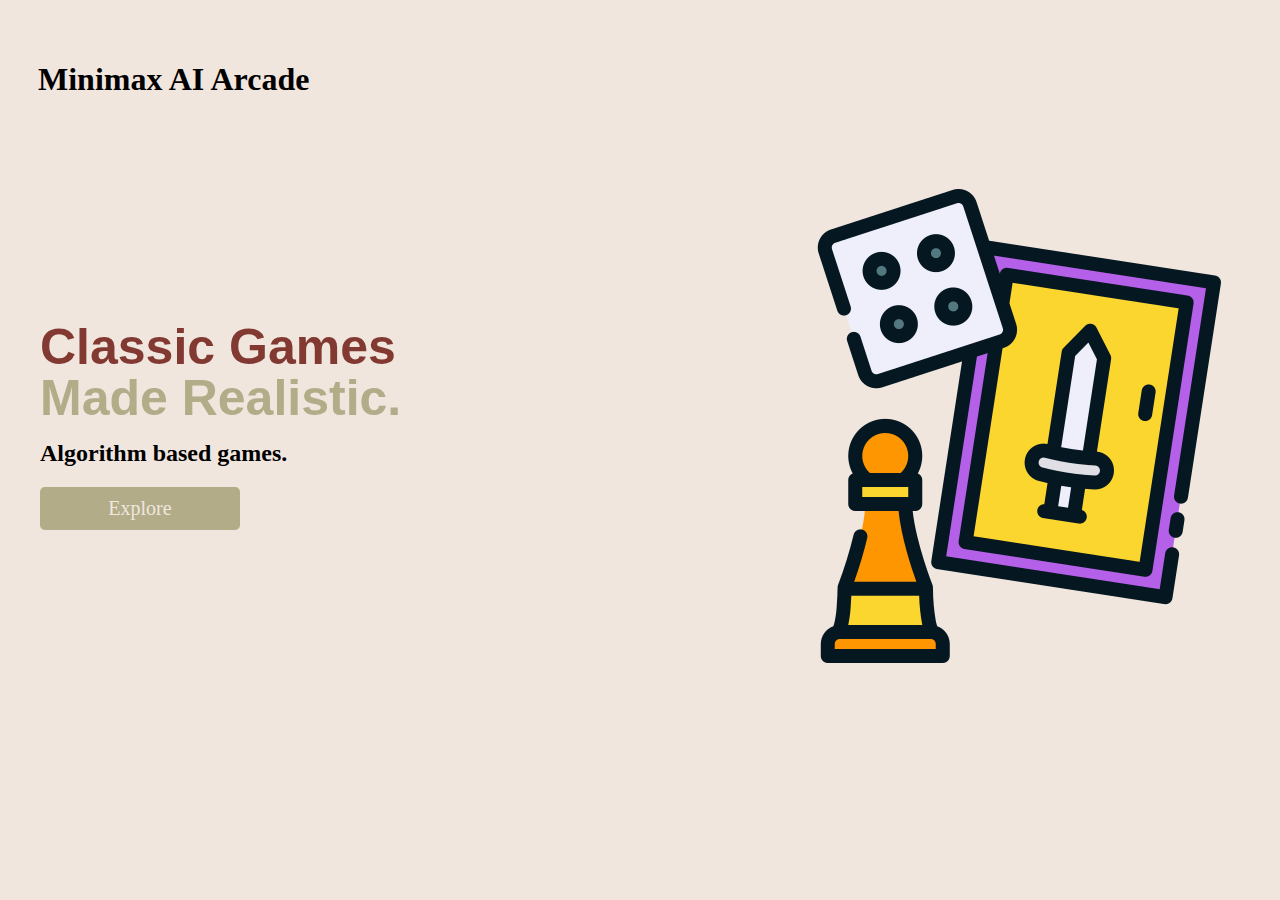
<file: index.html>
<!DOCTYPE html>
<html lang="en">
<head>
    <meta charset="UTF-8">
    <meta name="viewport" content="width=device-width, initial-scale=1.0">
    <title>Minimax AI Arcade</title>
    <link rel="stylesheet" href="./styles.css">
</head>
<body>
    <div id="root">
        <header>
            <h1>Minimax AI Arcade</h1>
        </header>
        <!-- Main Content -->
        <div>
            <div class="HomePage-cover adjustWidth">
                <div class="HomePage-coverLeft">
                    <h1 class="HomePage-Terracotta">Classic Games</h1>
                    <h1 class="HomePage-Green">Made Realistic.</h1>
                    <h2>Algorithm based games.</h2>
                    <a href="./main/tic_tac_toe.html">
                        <button class="HomePage-ExploreButton">Explore</button>
                    </a>
                </div>
                <div class="HomePage-coverRight">
                    <img class="wobble-hor-bottom" src="./static/games_icon.png" alt="game icon">
                </div>
            </div>
        </div>
    </div>
</body>
</html>
</file>
<file: styles.css>
/* ----------------------------------------------
 * Generated by Animista on 2023-10-10 20:47:33
 * Licensed under FreeBSD License.
 * See http://animista.net/license for more info. 
 * w: http://animista.net, t: @cssanimista
 * ---------------------------------------------- */

 .wobble-hor-bottom{-webkit-animation:wobble-hor-bottom 10.5s 5.5s infinite both;animation:wobble-hor-bottom 10.5s 5.5s infinite both}

 @-webkit-keyframes wobble-hor-bottom{0%,100%{-webkit-transform:translateX(0);transform:translateX(0);-webkit-transform-origin:50% 50%;transform-origin:50% 50%}15%{-webkit-transform:translateX(-30px) rotate(-6deg);transform:translateX(-30px) rotate(-6deg)}30%{-webkit-transform:translateX(15px) rotate(6deg);transform:translateX(15px) rotate(6deg)}45%{-webkit-transform:translateX(-15px) rotate(-3.6deg);transform:translateX(-15px) rotate(-3.6deg)}60%{-webkit-transform:translateX(9px) rotate(2.4deg);transform:translateX(9px) rotate(2.4deg)}75%{-webkit-transform:translateX(-6px) rotate(-1.2deg);transform:translateX(-6px) rotate(-1.2deg)}}@keyframes wobble-hor-bottom{0%,100%{-webkit-transform:translateX(0);transform:translateX(0);-webkit-transform-origin:50% 50%;transform-origin:50% 50%}15%{-webkit-transform:translateX(-30px) rotate(-6deg);transform:translateX(-30px) rotate(-6deg)}30%{-webkit-transform:translateX(15px) rotate(6deg);transform:translateX(15px) rotate(6deg)}45%{-webkit-transform:translateX(-15px) rotate(-3.6deg);transform:translateX(-15px) rotate(-3.6deg)}60%{-webkit-transform:translateX(9px) rotate(2.4deg);transform:translateX(9px) rotate(2.4deg)}75%{-webkit-transform:translateX(-6px) rotate(-1.2deg);transform:translateX(-6px) rotate(-1.2deg)}}

:root {
    --screen-margin: 30px;
}

html, body {
    background-color: #f0e6de;
    letter-spacing: 0;
}

h1 {
    display: block;
    font-size: 2em;
    margin-block-start: 0.67em;
    margin-block-end: 0.67em;
    margin-inline-start: 0px;
    margin-inline-end: 0px;
    font-weight: bold;
}

div {
    display: block;
}

header {
    font-family: fantasy;
    display: flex;
    flex-direction: row;
    align-items: center;
    margin-top: 40px;
    margin-left: var(--screen-margin);
    margin-right: var(--screen-margin);
}

.HomePage-cover {
    display: flex;
    flex-direction: row;
    align-items: center;
    justify-content: space-between;
    padding: 50px var(--screen-margin);
}

.adjustWidth {
    max-width: 1200px;
    margin-left: auto;
    margin-right: auto;
}

/* Aligns content to the left */
.HomePage-coverLeft {
    max-width: 500px;
}

.HomePage-coverLeft h1 {
    font-family: "Gill Sans", sans-serif;
    font-size: 50px;
    margin: -7px 0;
}

.HomePage-Terracotta {
    color: #823931;
}

.HomePage-Green {
    color: #b2ac88;
}

.HomePage-ExploreButton {
    font-size: 25px;
    min-width: 200px;
    /* Properties */
    background-color: #B2AC88;
    border: none;
    border-radius: 5px;
    color: #f0e6de;
    cursor: pointer;
    font-family: Brother Bold;
    font-size: 20px;
    padding: 10px 20px;
}
</file>
